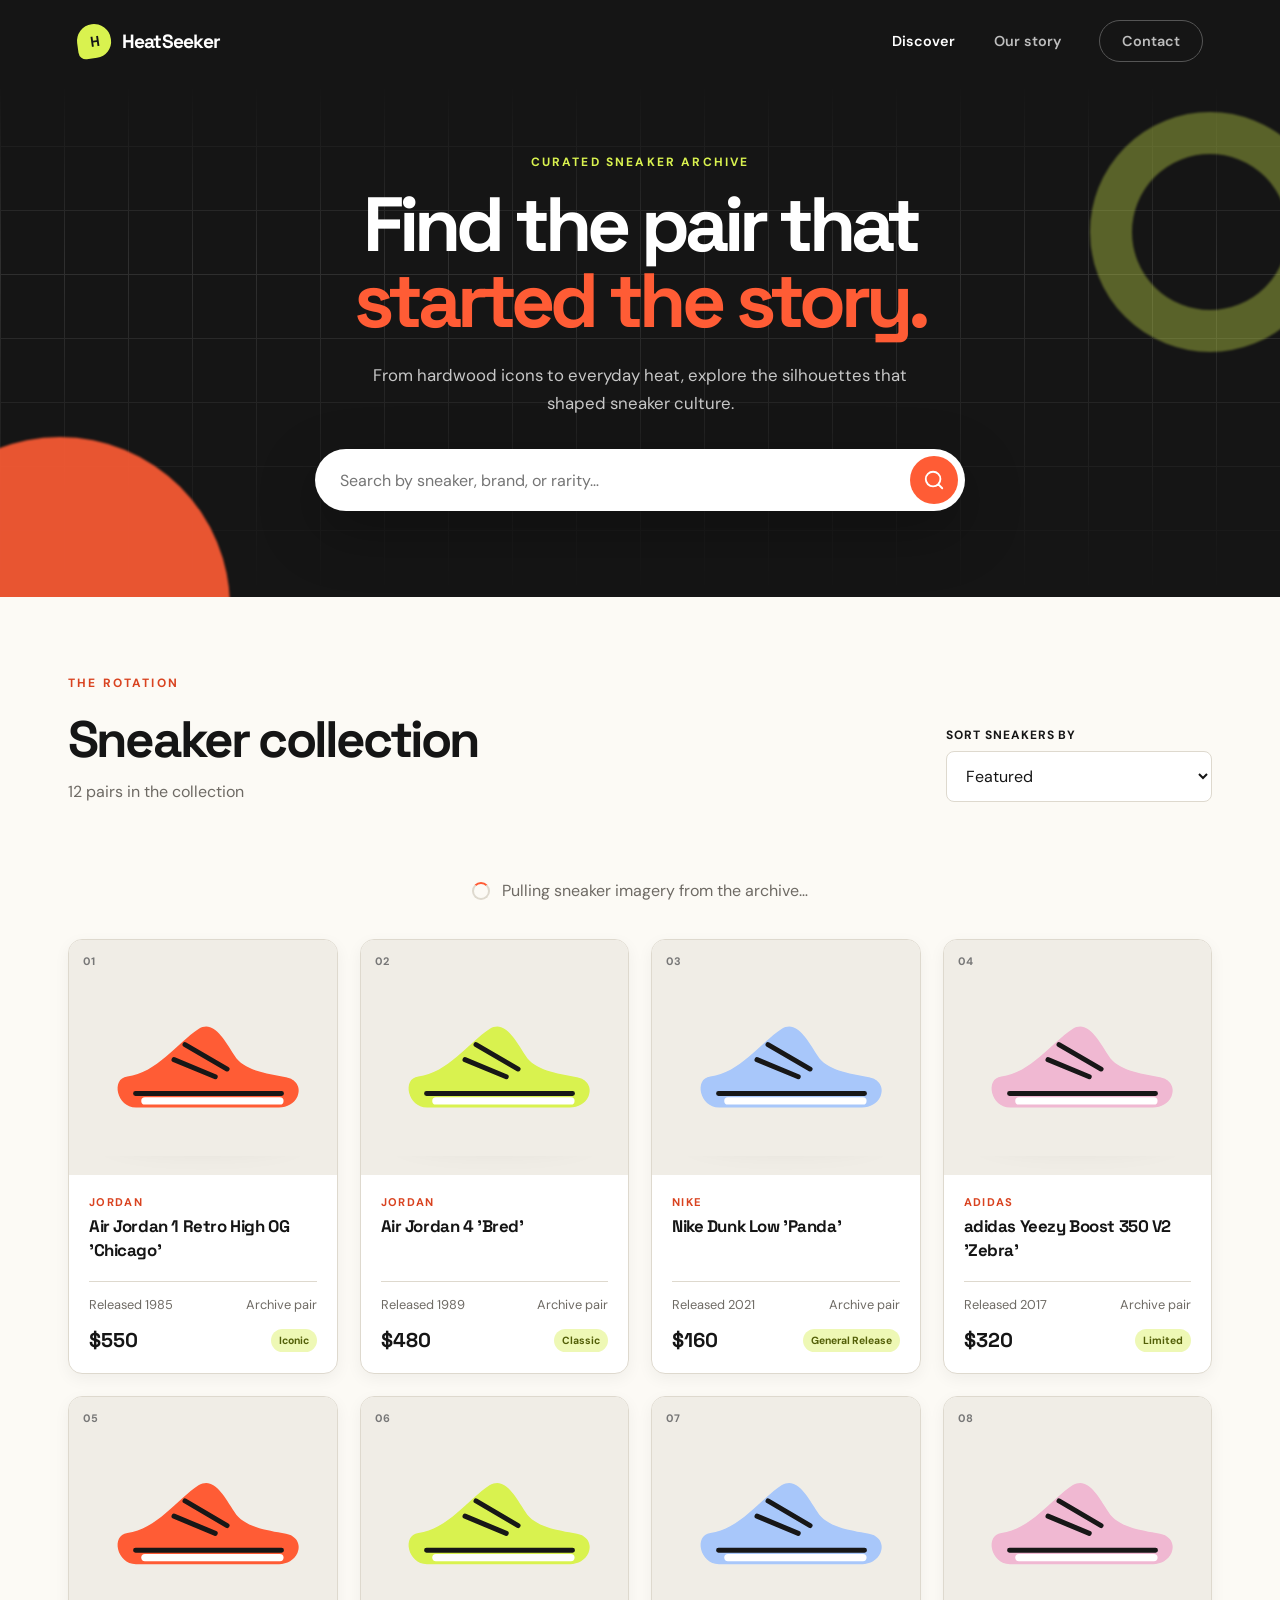
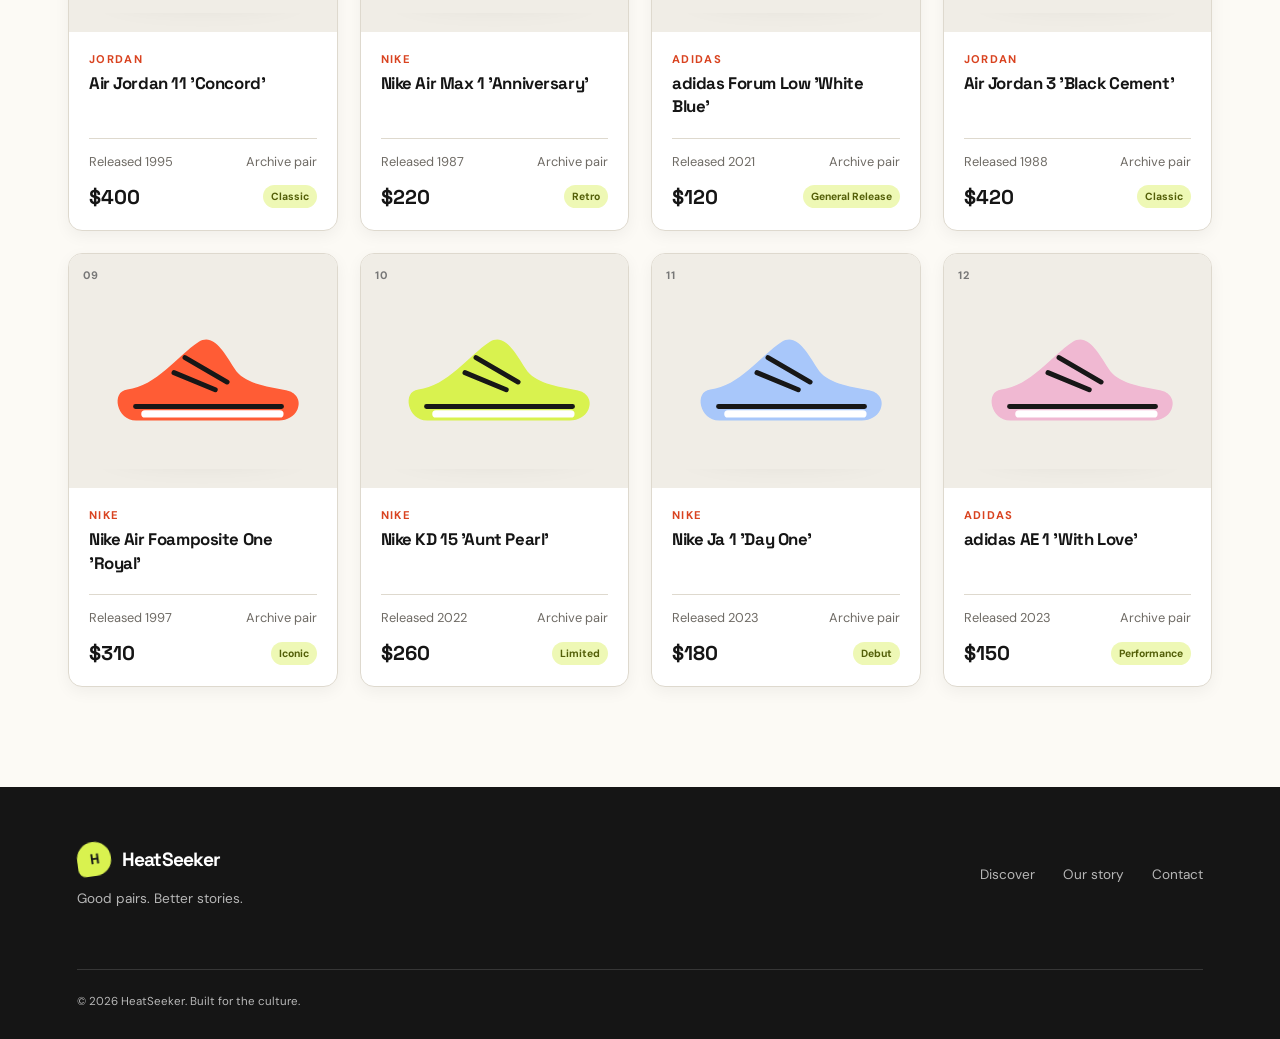
<file: index.html>
<!DOCTYPE html>
<html lang="en">
<head>
  <meta charset="UTF-8">
  <meta name="viewport" content="width=device-width, initial-scale=1.0">
  <meta name="description" content="HeatSeeker — discover iconic sneakers and modern favorites.">
  <title>HeatSeeker | Find Your Next Pair</title>
  <link rel="preconnect" href="https://fonts.googleapis.com">
  <link rel="preconnect" href="https://fonts.gstatic.com" crossorigin>
  <link href="https://fonts.googleapis.com/css2?family=DM+Sans:wght@400;500;600;700&family=Space+Grotesk:wght@500;600;700&display=swap" rel="stylesheet">
  <link rel="stylesheet" href="styles.css">
  <script src="script.js" defer></script>
</head>
<body>
  <!-- ============ HEADER ============ -->
  <header class="site-header">
    <a class="brand" href="index.html" aria-label="HeatSeeker home">
      <span class="brand-mark" aria-hidden="true">H</span>
      <span>HeatSeeker</span>
    </a>
    <nav aria-label="Main navigation">
      <a class="active" href="index.html" aria-current="page">Discover</a>
      <a href="about.html">Our story</a>
      <a class="nav-cta" href="contact.html">Contact</a>
    </nav>
  </header>

  <!-- ============ MAIN CONTENT ============ -
  <main>
    <!-- Hero Section -->
    <section class="hero">
      <div class="hero-orb orb-one"></div>
      <div class="hero-orb orb-two"></div>
      <div class="hero-content">
        <p class="eyebrow">Curated sneaker archive</p>
        <h1>Find the pair that<br><em>started the story.</em></h1>
        <p class="hero-copy">From hardwood icons to everyday heat, explore the silhouettes that shaped sneaker culture.</p>
        <form class="search-bar" id="search-form" role="search">
          <label class="sr-only" for="search-input">Search sneakers</label>
          <input
            id="search-input"
            type="search"
            placeholder="Search by sneaker, brand, or rarity…"
            autocomplete="off">
          <button type="submit" aria-label="Search">
            <svg viewBox="0 0 24 24" aria-hidden="true">
              <path d="m21 21-4.35-4.35m2.35-5.65A8 8 0 1 1 3 11a8 8 0 0 1 16 0Z"/>
            </svg>
          </button>
        </form>
      </div>
    </section>

    <!-- Catalog Section -->
    <section class="catalog" id="catalog" aria-labelledby="catalog-title">
      <div class="catalog-heading">
        <div>
          <p class="eyebrow dark">The rotation</p>
          <h2 id="catalog-title">Sneaker collection</h2>
          <p class="result-count" id="result-count" aria-live="polite">Loading the collection…</p>
        </div>
        <div class="sort-control">
          <label for="sort-select">Sort sneakers by</label>
          <select id="sort-select">
            <option value="default">Featured</option>
            <option value="az">Name A–Z</option>
            <option value="za">Name Z–A</option>
            <option value="newest">Release year: newest first</option>
            <option value="oldest">Release year: oldest first</option>
          </select>
        </div>
      </div>

      <div class="status-message" id="status-message" aria-live="polite">
        <span class="loader" aria-hidden="true"></span>
        Pulling sneaker imagery from the archive…
      </div>
      <div class="sneaker-grid" id="sneaker-grid"></div>
      <div class="empty-state" id="empty-state" hidden>
        <span aria-hidden="true">⌕</span>
        <h3>No pairs found</h3>
        <p>Try a different sneaker, brand, or rarity.</p>
        <button id="clear-search" type="button">Clear search</button>
      </div>
    </section>
  </main>

  <!-- ============ FOOTER ============ -->
  <footer class="site-footer">
    <div>
      <a class="brand footer-brand" href="index.html">
        <span class="brand-mark">H</span>
        <span>HeatSeeker</span>
      </a>
      <p>Good pairs. Better stories.</p>
    </div>
    <div class="footer-links">
      <a href="index.html">Discover</a>
      <a href="about.html">Our story</a>
      <a href="contact.html">Contact</a>
    </div>
    <p class="copyright">© <span id="current-year"></span> HeatSeeker. Built for the culture.</p>
  </footer>
</body>
</html>
</file>
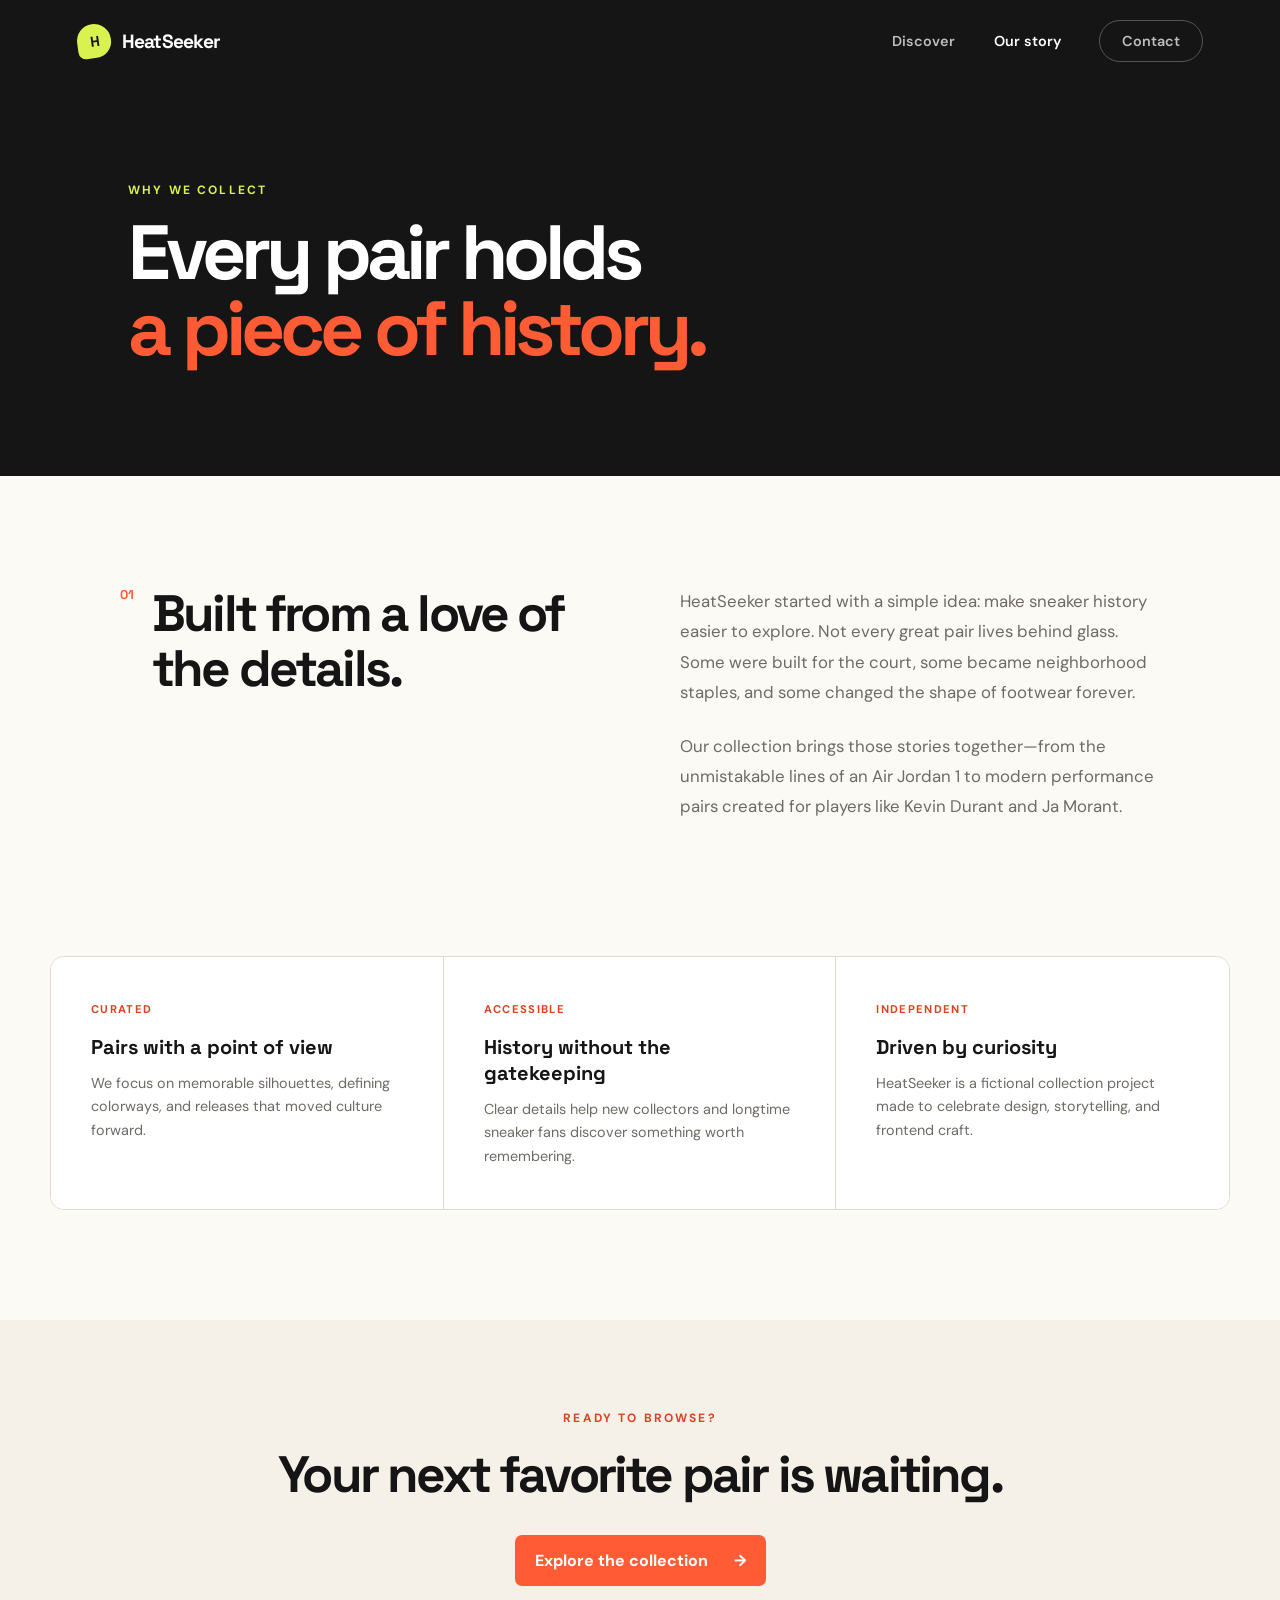
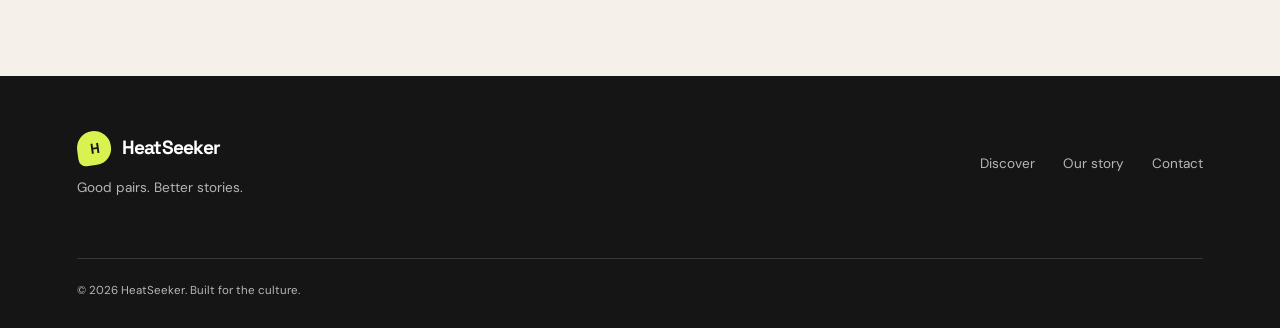
<file: about.html>
<!DOCTYPE html>
<html lang="en">
<head>
  <meta charset="UTF-8">
  <meta name="viewport" content="width=device-width, initial-scale=1.0">
  <meta name="description" content="The story behind HeatSeeker's curated sneaker collection.">
  <title>Our Story | HeatSeeker</title>
  <link rel="preconnect" href="https://fonts.googleapis.com">
  <link rel="preconnect" href="https://fonts.gstatic.com" crossorigin>
  <link href="https://fonts.googleapis.com/css2?family=DM+Sans:wght@400;500;600;700&family=Space+Grotesk:wght@500;600;700&display=swap" rel="stylesheet">
  <link rel="stylesheet" href="styles.css">
  <script src="script.js" defer></script>
</head>
<body class="inner-page">
  <!-- ============ HEADER ============ -->
  <header class="site-header">
    <a class="brand" href="index.html" aria-label="HeatSeeker home">
      <span class="brand-mark" aria-hidden="true">H</span>
      <span>HeatSeeker</span>
    </a>
    <nav aria-label="Main navigation">
      <a href="index.html">Discover</a>
      <a class="active" href="about.html" aria-current="page">Our story</a>
      <a class="nav-cta" href="contact.html">Contact</a>
    </nav>
  </header>

  <!-- ============ MAIN CONTENT ============ -->
  <main>
    <!-- Page Hero -->
    <section class="page-hero">
      <p class="eyebrow">Why we collect</p>
      <h1>Every pair holds<br><em>a piece of history.</em></h1>
    </section>

    <!-- Story Section -->
    <section class="story-section">
      <div class="story-lead">
        <span class="story-number">01</span>
        <h2>Built from a love of the details.</h2>
      </div>
      <div class="story-copy">
        <p>HeatSeeker started with a simple idea: make sneaker history easier to explore. Not every great pair lives behind glass. Some were built for the court, some became neighborhood staples, and some changed the shape of footwear forever.</p>
        <p>Our collection brings those stories together—from the unmistakable lines of an Air Jordan 1 to modern performance pairs created for players like Kevin Durant and Ja Morant.</p>
      </div>
    </section>

    <!-- Values Grid -->
    <section class="values-grid" aria-label="Our values">
      <article>
        <span>Curated</span>
        <h3>Pairs with a point of view</h3>
        <p>We focus on memorable silhouettes, defining colorways, and releases that moved culture forward.</p>
      </article>
      <article>
        <span>Accessible</span>
        <h3>History without the gatekeeping</h3>
        <p>Clear details help new collectors and longtime sneaker fans discover something worth remembering.</p>
      </article>
      <article>
        <span>Independent</span>
        <h3>Driven by curiosity</h3>
        <p>HeatSeeker is a fictional collection project made to celebrate design, storytelling, and frontend craft.</p>
      </article>
    </section>

    <!-- Call-to-Action -->
    <section class="story-cta">
      <p class="eyebrow dark">Ready to browse?</p>
      <h2>Your next favorite pair is waiting.</h2>
      <a class="button-primary" href="index.html#catalog">Explore the collection <span>→</span></a>
    </section>
  </main>

  <!-- ============ FOOTER ============ -->
  <footer class="site-footer">
    <div>
      <a class="brand footer-brand" href="index.html">
        <span class="brand-mark">H</span>
        <span>HeatSeeker</span>
      </a>
      <p>Good pairs. Better stories.</p>
    </div>
    <div class="footer-links">
      <a href="index.html">Discover</a>
      <a href="about.html">Our story</a>
      <a href="contact.html">Contact</a>
    </div>
    <p class="copyright">© <span id="current-year"></span> HeatSeeker. Built for the culture.</p>
  </footer>
</body>
</html>
</file>
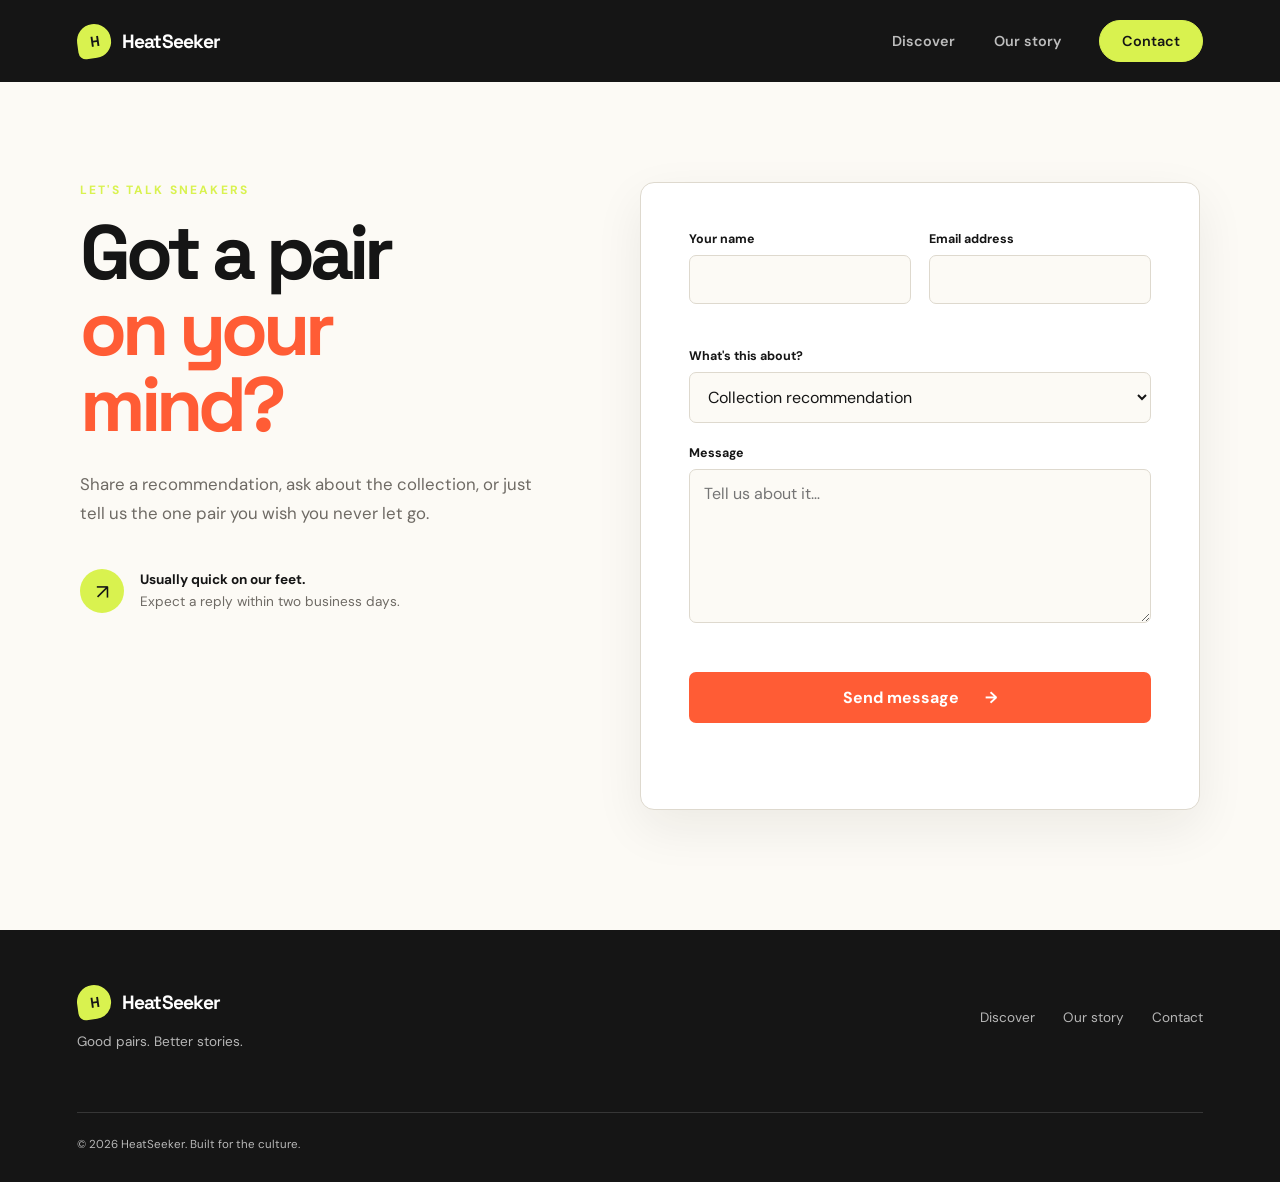
<file: contact.html>
<!DOCTYPE html>
<html lang="en">
<head>
  <meta charset="UTF-8">
  <meta name="viewport" content="width=device-width, initial-scale=1.0">
  <meta name="description" content="Contact the HeatSeeker sneaker collection team.">
  <title>Contact | HeatSeeker</title>
  <link rel="preconnect" href="https://fonts.googleapis.com">
  <link rel="preconnect" href="https://fonts.gstatic.com" crossorigin>
  <link href="https://fonts.googleapis.com/css2?family=DM+Sans:wght@400;500;600;700&family=Space+Grotesk:wght@500;600;700&display=swap" rel="stylesheet">
  <link rel="stylesheet" href="styles.css">
  <script src="script.js" defer></script>
</head>
<body class="inner-page">
  <!-- ============ HEADER ============ -->
  <header class="site-header">
    <a class="brand" href="index.html" aria-label="HeatSeeker home">
      <span class="brand-mark" aria-hidden="true">H</span>
      <span>HeatSeeker</span>
    </a>
    <nav aria-label="Main navigation">
      <a href="index.html">Discover</a>
      <a href="about.html">Our story</a>
      <a class="nav-cta active" href="contact.html" aria-current="page">Contact</a>
    </nav>
  </header>

  <!-- ============ MAIN CONTENT ============ -->
  <main>
    <section class="contact-layout">
      <!-- Contact Intro -->
      <div class="contact-intro">
        <p class="eyebrow">Let's talk sneakers</p>
        <h1>Got a pair<br><em>on your mind?</em></h1>
        <p>Share a recommendation, ask about the collection, or just tell us the one pair you wish you never let go.</p>
        <div class="contact-note">
          <span aria-hidden="true">↗</span>
          <p>
            <strong>Usually quick on our feet.</strong><br>
            Expect a reply within two business days.
          </p>
        </div>
      </div>

      <!-- Contact Form -->
      <form class="contact-form" id="contact-form" novalidate>
        <!-- Name and Email Row -->
        <div class="field-row">
          <div class="form-field">
            <label for="name">Your name</label>
            <input
              type="text"
              id="name"
              name="name"
              autocomplete="name"
              required>
            <small class="field-error" id="name-error"></small>
          </div>
          <div class="form-field">
            <label for="email">Email address</label>
            <input
              type="email"
              id="email"
              name="email"
              autocomplete="email"
              required>
            <small class="field-error" id="email-error"></small>
          </div>
        </div>

        <!-- Subject Select -->
        <div class="form-field">
          <label for="subject">What's this about?</label>
          <select id="subject" name="subject">
            <option value="Collection recommendation">Collection recommendation</option>
            <option value="General question">General question</option>
            <option value="Collaboration">Collaboration</option>
          </select>
        </div>

        <!-- Message Textarea -->
        <div class="form-field">
          <label for="message">Message</label>
          <textarea
            id="message"
            name="message"
            rows="6"
            required
            placeholder="Tell us about it…"></textarea>
          <small class="field-error" id="message-error"></small>
        </div>

        <!-- Submit Button and Status -->
        <button class="button-primary form-submit" type="submit">Send message <span>→</span></button>
        <p class="form-status" id="form-status" role="status"></p>
      </form>
    </section>
  </main>

  <!-- ============ FOOTER ============ -->
  <footer class="site-footer">
    <div>
      <a class="brand footer-brand" href="index.html">
        <span class="brand-mark">H</span>
        <span>HeatSeeker</span>
      </a>
      <p>Good pairs. Better stories.</p>
    </div>
    <div class="footer-links">
      <a href="index.html">Discover</a>
      <a href="about.html">Our story</a>
      <a href="contact.html">Contact</a>
    </div>
    <p class="copyright">© <span id="current-year"></span> HeatSeeker. Built for the culture.</p>
  </footer>
</body>
</html>
</file>
<file: styles.css>
/* ============================================
   DESIGN TOKENS & GLOBAL STYLES
   ============================================ */

:root {
  /* Colors */
  --ink: #151515;
  --muted: #6e6a64;
  --cream: #f5f1e8;
  --paper: #fcfaf5;
  --orange: #ff5c35;
  --orange-dark: #d94320;
  --lime: #d9f24f;
  --line: #ded9ce;
  --white: #fff;

  /* Typography */
  --display: "Space Grotesk", sans-serif;
  --body: "DM Sans", sans-serif;
}

* {
  box-sizing: border-box;
}

html {
  scroll-behavior: smooth;
}

body {
  margin: 0;
  color: var(--ink);
  background: var(--paper);
  font-family: var(--body);
}

a {
  color: inherit;
  text-decoration: none;
}

button,
input,
select,
textarea {
  font: inherit;
}

button,
select {
  cursor: pointer;
}

.sr-only {
  position: absolute;
  width: 1px;
  height: 1px;
  padding: 0;
  margin: -1px;
  overflow: hidden;
  clip: rect(0, 0, 0, 0);
  white-space: nowrap;
  border: 0;
}


/* ============================================
   HEADER & NAVIGATION
   ============================================ */

.site-header {
  height: 82px;
  display: flex;
  align-items: center;
  justify-content: space-between;
  padding: 0 clamp(24px, 6vw, 96px);
  background: var(--ink);
  color: var(--white);
}

.brand {
  display: inline-flex;
  align-items: center;
  gap: 11px;
  font-family: var(--display);
  font-size: 1.2rem;
  font-weight: 700;
  letter-spacing: -.04em;
}

.brand-mark {
  display: grid;
  place-items: center;
  width: 34px;
  height: 34px;
  color: var(--ink);
  background: var(--lime);
  border-radius: 50% 50% 48% 22%;
  transform: rotate(-8deg);
  font-size: .9rem;
}

.brand-mark::first-letter {
  transform: rotate(8deg);
}

nav {
  display: flex;
  align-items: center;
  gap: clamp(18px, 3vw, 42px);
  font-size: .9rem;
  font-weight: 600;
}

nav a {
  color: #bdbdbd;
  transition: color .2s ease;
}

nav a:hover,
nav a.active {
  color: var(--white);
}

.nav-cta {
  padding: 11px 22px;
  border: 1px solid #555;
  border-radius: 999px;
}

.nav-cta:hover,
.nav-cta.active {
  color: var(--ink);
  background: var(--lime);
  border-color: var(--lime);
}


/* ============================================
   TYPOGRAPHY & UTILITY CLASSES
   ============================================ */

.eyebrow {
  margin: 0 0 16px;
  color: var(--lime);
  font-size: .75rem;
  font-weight: 700;
  letter-spacing: .18em;
  text-transform: uppercase;
}

.eyebrow.dark {
  color: var(--orange-dark);
}

h1,
h2,
h3 {
  font-family: var(--display);
}

.hero h1,
.page-hero h1,
.contact-intro h1 {
  margin: 0;
  font-size: clamp(2.8rem, 6vw, 5.3rem);
  line-height: .99;
  letter-spacing: -.065em;
}

h1 em {
  color: var(--orange);
  font-style: normal;
}

/* ============================================
   HERO SECTION
   ============================================ */

.hero {
  min-height: 510px;
  position: relative;
  display: grid;
  place-items: center;
  overflow: hidden;
  padding: 72px 24px 86px;
  color: var(--white);
  background: var(--ink);
}

.hero::before {
  content: "";
  position: absolute;
  inset: 0;
  opacity: .11;
  background-image: linear-gradient(#fff 1px, transparent 1px),
                    linear-gradient(90deg, #fff 1px, transparent 1px);
  background-size: 64px 64px;
  mask-image: linear-gradient(to bottom, transparent, black 35%, transparent);
}

.hero-orb {
  position: absolute;
  border-radius: 50%;
  filter: blur(1px);
  opacity: .9;
}

.orb-one {
  width: 340px;
  height: 340px;
  left: -110px;
  bottom: -180px;
  background: var(--orange);
}

.orb-two {
  width: 240px;
  height: 240px;
  right: -50px;
  top: 30px;
  border: 42px solid var(--lime);
  opacity: .35;
}

.hero-content {
  position: relative;
  z-index: 1;
  width: min(760px, 100%);
  text-align: center;
}

.hero-copy {
  max-width: 580px;
  margin: 24px auto 32px;
  color: #c7c7c7;
  font-size: 1.05rem;
  line-height: 1.65;
}

/* ============================================
   SEARCH BAR
   ============================================ */

.search-bar {
  display: flex;
  width: min(650px, 100%);
  margin: 0 auto;
  padding: 7px;
  background: var(--white);
  border-radius: 999px;
  box-shadow: 0 20px 60px rgba(0, 0, 0, .28);
}

.search-bar input {
  flex: 1;
  min-width: 0;
  padding: 10px 18px;
  border: 0;
  outline: 0;
  color: var(--ink);
  background: transparent;
}

.search-bar button {
  display: grid;
  place-items: center;
  width: 48px;
  height: 48px;
  border: 0;
  border-radius: 50%;
  color: var(--white);
  background: var(--orange);
  transition: transform .2s, background .2s;
}

.search-bar button:hover {
  background: var(--orange-dark);
  transform: scale(1.04);
}

.search-bar svg {
  width: 22px;
  fill: none;
  stroke: currentColor;
  stroke-width: 2;
  stroke-linecap: round;
}

/* ============================================
   CATALOG & SNEAKER CARDS
   ============================================ */

.catalog {
  max-width: 1240px;
  min-height: 600px;
  margin: auto;
  padding: 78px clamp(20px, 4vw, 48px) 100px;
}

.catalog-heading {
  display: flex;
  align-items: end;
  justify-content: space-between;
  gap: 28px;
  margin-bottom: 40px;
}

.catalog h2 {
  margin: 0;
  font-size: clamp(2rem, 4vw, 3.2rem);
  letter-spacing: -.055em;
}

.result-count {
  margin: 9px 0 0;
  color: var(--muted);
}

.sort-control {
  display: flex;
  flex-direction: column;
  gap: 8px;
  min-width: 255px;
}

.sort-control label {
  font-size: .75rem;
  font-weight: 700;
  letter-spacing: .08em;
  text-transform: uppercase;
}

.sort-control select,
.form-field select {
  padding: 13px 42px 13px 15px;
  color: var(--ink);
  background: var(--white);
  border: 1px solid var(--line);
  border-radius: 8px;
  outline: none;
}

.sort-control select:focus,
.form-field select:focus {
  border-color: var(--orange);
  box-shadow: 0 0 0 3px rgba(255, 92, 53, .12);
}

.status-message {
  display: flex;
  align-items: center;
  justify-content: center;
  gap: 12px;
  padding: 38px;
  color: var(--muted);
}

.loader {
  width: 18px;
  height: 18px;
  border: 2px solid var(--line);
  border-top-color: var(--orange);
  border-radius: 50%;
  animation: spin .8s linear infinite;
}

@keyframes spin {
  to {
    transform: rotate(360deg);
  }
}

.sneaker-grid {
  display: grid;
  grid-template-columns: repeat(4, minmax(0, 1fr));
  gap: 22px;
}

.sneaker-card {
  min-width: 0;
  overflow: hidden;
  background: var(--white);
  border: 1px solid var(--line);
  border-radius: 14px;
  box-shadow: 0 5px 16px rgba(28, 24, 17, .05);
  transition: transform .25s ease, box-shadow .25s ease;
  animation: card-in .45s both;
}

.sneaker-card:hover {
  transform: translateY(-6px);
  box-shadow: 0 18px 38px rgba(28, 24, 17, .12);
}

@keyframes card-in {
  from {
    opacity: 0;
    transform: translateY(16px);
  }
}

.card-image {
  position: relative;
  aspect-ratio: 1.14;
  display: grid;
  place-items: center;
  overflow: hidden;
  background: #f0ede6;
}

.card-image::after {
  content: "";
  position: absolute;
  width: 70%;
  height: 12%;
  left: 15%;
  bottom: 14%;
  background: rgba(0, 0, 0, .13);
  filter: blur(14px);
  border-radius: 50%;
}

.card-image img {
  position: relative;
  z-index: 1;
  width: 92%;
  height: 92%;
  object-fit: contain;
  transition: transform .35s ease;
}

.sneaker-card:hover img {
  transform: rotate(-3deg) scale(1.06);
}

.card-number {
  position: absolute;
  z-index: 2;
  top: 14px;
  left: 14px;
  color: #777;
  font-size: .68rem;
  font-weight: 700;
  letter-spacing: .1em;
}

.card-body {
  padding: 20px;
}

.card-brand {
  margin: 0 0 6px;
  color: var(--orange-dark);
  font-size: .7rem;
  font-weight: 700;
  letter-spacing: .12em;
  text-transform: uppercase;
}

.card-body h3 {
  min-height: 48px;
  margin: 0 0 18px;
  font-size: 1.05rem;
  line-height: 1.4;
  letter-spacing: -.025em;
}

.card-details {
  display: flex;
  justify-content: space-between;
  padding-top: 14px;
  border-top: 1px solid var(--line);
  color: var(--muted);
  font-size: .8rem;
}

.card-price {
  display: flex;
  align-items: center;
  justify-content: space-between;
  margin-top: 14px;
}

.card-price strong {
  font-family: var(--display);
  font-size: 1.25rem;
}

.rarity {
  padding: 5px 8px;
  color: #535f08;
  background: #eef8b5;
  border-radius: 999px;
  font-size: .65rem;
  font-weight: 700;
}

.empty-state {
  padding: 72px 20px;
  text-align: center;
}

.empty-state > span {
  color: var(--orange);
  font-size: 3rem;
}

.empty-state h3 {
  margin: 8px 0;
  font-size: 1.5rem;
}

.empty-state p {
  color: var(--muted);
}

.empty-state button {
  padding: 10px 18px;
  color: var(--white);
  background: var(--ink);
  border: 0;
  border-radius: 999px;
}


/* ============================================
   FOOTER
   ============================================ */

.site-footer {
  display: grid;
  grid-template-columns: 1fr auto;
  gap: 40px;
  padding: 55px clamp(24px, 6vw, 96px) 30px;
  color: #b7b7b7;
  background: var(--ink);
}

.footer-brand {
  color: var(--white);
}

.site-footer > div > p {
  margin: 14px 0 0;
  font-size: .85rem;
}

.footer-links {
  display: flex;
  gap: 28px;
  align-items: center;
  font-size: .85rem;
}

.footer-links a:hover {
  color: var(--lime);
}

.copyright {
  grid-column: 1 / -1;
  margin: 22px 0 0;
  padding-top: 24px;
  border-top: 1px solid #363636;
  font-size: .72rem;
}

/* ============================================
   INNER PAGES (ABOUT & CONTACT)
   ============================================ */

.inner-page {
  display: flex;
  min-height: 100vh;
  flex-direction: column;
}

.inner-page main {
  flex: 1;
}

.page-hero {
  padding: 100px clamp(24px, 10vw, 150px) 110px;
  color: var(--white);
  background: var(--ink);
}

.page-hero h1 {
  max-width: 900px;
}

/* About page sections */
.story-section {
  display: grid;
  grid-template-columns: 1fr 1fr;
  gap: 80px;
  max-width: 1100px;
  margin: auto;
  padding: 110px 30px;
}

.story-lead {
  display: grid;
  grid-template-columns: auto 1fr;
  gap: 18px;
  align-items: start;
}

.story-number {
  color: var(--orange);
  font-family: var(--display);
  font-size: .8rem;
  font-weight: 700;
}

.story-lead h2 {
  margin: 0;
  font-size: clamp(2rem, 4vw, 3.3rem);
  line-height: 1.08;
  letter-spacing: -.055em;
}

.story-copy p {
  margin: 0 0 24px;
  color: var(--muted);
  font-size: 1.05rem;
  line-height: 1.8;
}

.values-grid {
  display: grid;
  grid-template-columns: repeat(3, 1fr);
  max-width: 1180px;
  margin: 0 auto 110px;
  border: 1px solid var(--line);
  border-radius: 14px;
  overflow: hidden;
}

.values-grid article {
  padding: 40px;
  background: var(--white);
  border-right: 1px solid var(--line);
}

.values-grid article:last-child {
  border: 0;
}

.values-grid span {
  color: var(--orange-dark);
  font-size: .7rem;
  font-weight: 700;
  letter-spacing: .12em;
  text-transform: uppercase;
}

.values-grid h3 {
  margin: 16px 0 12px;
  font-size: 1.25rem;
}

.values-grid p {
  margin: 0;
  color: var(--muted);
  font-size: .9rem;
  line-height: 1.65;
}

.story-cta {
  padding: 90px 24px;
  text-align: center;
  background: var(--cream);
}

.story-cta h2 {
  margin: 0 0 28px;
  font-size: clamp(2rem, 4vw, 3.4rem);
  letter-spacing: -.055em;
}

.button-primary {
  display: inline-flex;
  align-items: center;
  justify-content: center;
  gap: 26px;
  padding: 15px 20px;
  color: var(--white);
  background: var(--orange);
  border: 0;
  border-radius: 7px;
  font-weight: 700;
  transition: background .2s, transform .2s;
}

.button-primary:hover {
  background: var(--orange-dark);
  transform: translateY(-2px);
}

/* Contact page */
.contact-layout {
  display: grid;
  grid-template-columns: .9fr 1.1fr;
  gap: clamp(50px, 8vw, 120px);
  max-width: 1180px;
  margin: auto;
  padding: 100px 30px 120px;
}

.contact-intro h1 {
  font-size: clamp(3rem, 6vw, 5rem);
}

.contact-intro > p:not(.eyebrow) {
  max-width: 470px;
  margin: 28px 0;
  color: var(--muted);
  font-size: 1.05rem;
  line-height: 1.7;
}

.contact-note {
  display: flex;
  gap: 16px;
  align-items: center;
  margin-top: 42px;
}

.contact-note > span {
  display: grid;
  place-items: center;
  width: 44px;
  height: 44px;
  flex: 0 0 auto;
  color: var(--ink);
  background: var(--lime);
  border-radius: 50%;
  font-size: 1.3rem;
}

.contact-note p {
  margin: 0;
  color: var(--muted);
  font-size: .85rem;
  line-height: 1.6;
}

.contact-note strong {
  color: var(--ink);
}

/* ============================================
   FORM STYLES
   ============================================ */

.contact-form {
  padding: clamp(26px, 4vw, 48px);
  background: var(--white);
  border: 1px solid var(--line);
  border-radius: 14px;
  box-shadow: 0 18px 50px rgba(28, 24, 17, .07);
}

.field-row {
  display: grid;
  grid-template-columns: 1fr 1fr;
  gap: 18px;
}

.form-field {
  margin-bottom: 22px;
}

.form-field label {
  display: block;
  margin-bottom: 8px;
  font-size: .78rem;
  font-weight: 700;
}

.form-field input,
.form-field textarea,
.form-field select {
  width: 100%;
  padding: 13px 14px;
  background: var(--paper);
  border: 1px solid var(--line);
  border-radius: 7px;
  outline: none;
}

.form-field textarea {
  resize: vertical;
  min-height: 140px;
}

.form-field input:focus,
.form-field textarea:focus {
  border-color: var(--orange);
  box-shadow: 0 0 0 3px rgba(255, 92, 53, .12);
}

.form-field .invalid {
  border-color: #b52d22;
}

.field-error {
  display: block;
  min-height: 17px;
  margin-top: 5px;
  color: #b52d22;
  font-size: .72rem;
}

.form-submit {
  width: 100%;
}

.form-status {
  min-height: 24px;
  margin: 14px 0 0;
  color: #397217;
  text-align: center;
  font-size: .85rem;
}

/* ============================================
   RESPONSIVE DESIGN
   ============================================ */

@media (max-width: 960px) {
  .sneaker-grid {
    grid-template-columns: repeat(2, minmax(0, 1fr));
  }

  .values-grid {
    margin-inline: 24px;
  }

  .contact-layout {
    grid-template-columns: 1fr;
  }
}

@media (max-width: 650px) {
  .site-header {
    height: auto;
    padding: 18px 20px;
    align-items: flex-start;
  }

  .brand {
    font-size: 1.05rem;
  }

  .brand-mark {
    width: 30px;
    height: 30px;
  }

  nav {
    gap: 14px;
    font-size: .78rem;
  }

  nav a:not(.nav-cta) {
    padding-top: 8px;
  }

  .nav-cta {
    padding: 8px 12px;
  }

  .hero {
    min-height: 520px;
  }

  .hero-copy {
    font-size: .95rem;
  }

  .catalog-heading {
    align-items: stretch;
    flex-direction: column;
  }

  .sort-control {
    min-width: 0;
  }

  .sneaker-grid {
    grid-template-columns: 1fr;
  }

  .site-footer {
    grid-template-columns: 1fr;
  }

  .footer-links {
    flex-wrap: wrap;
  }

  .copyright {
    grid-column: 1;
  }
  .story-section { grid-template-columns: 1fr; gap: 40px; padding-block: 70px; }
  .values-grid { grid-template-columns: 1fr; }
  .values-grid article { border-right: 0; border-bottom: 1px solid var(--line); }
  .field-row { grid-template-columns: 1fr; gap: 0; }
}

@media (prefers-reduced-motion: reduce) {
  *, *::before, *::after { scroll-behavior: auto !important; animation-duration: .01ms !important; transition-duration: .01ms !important; }
}
</file>
